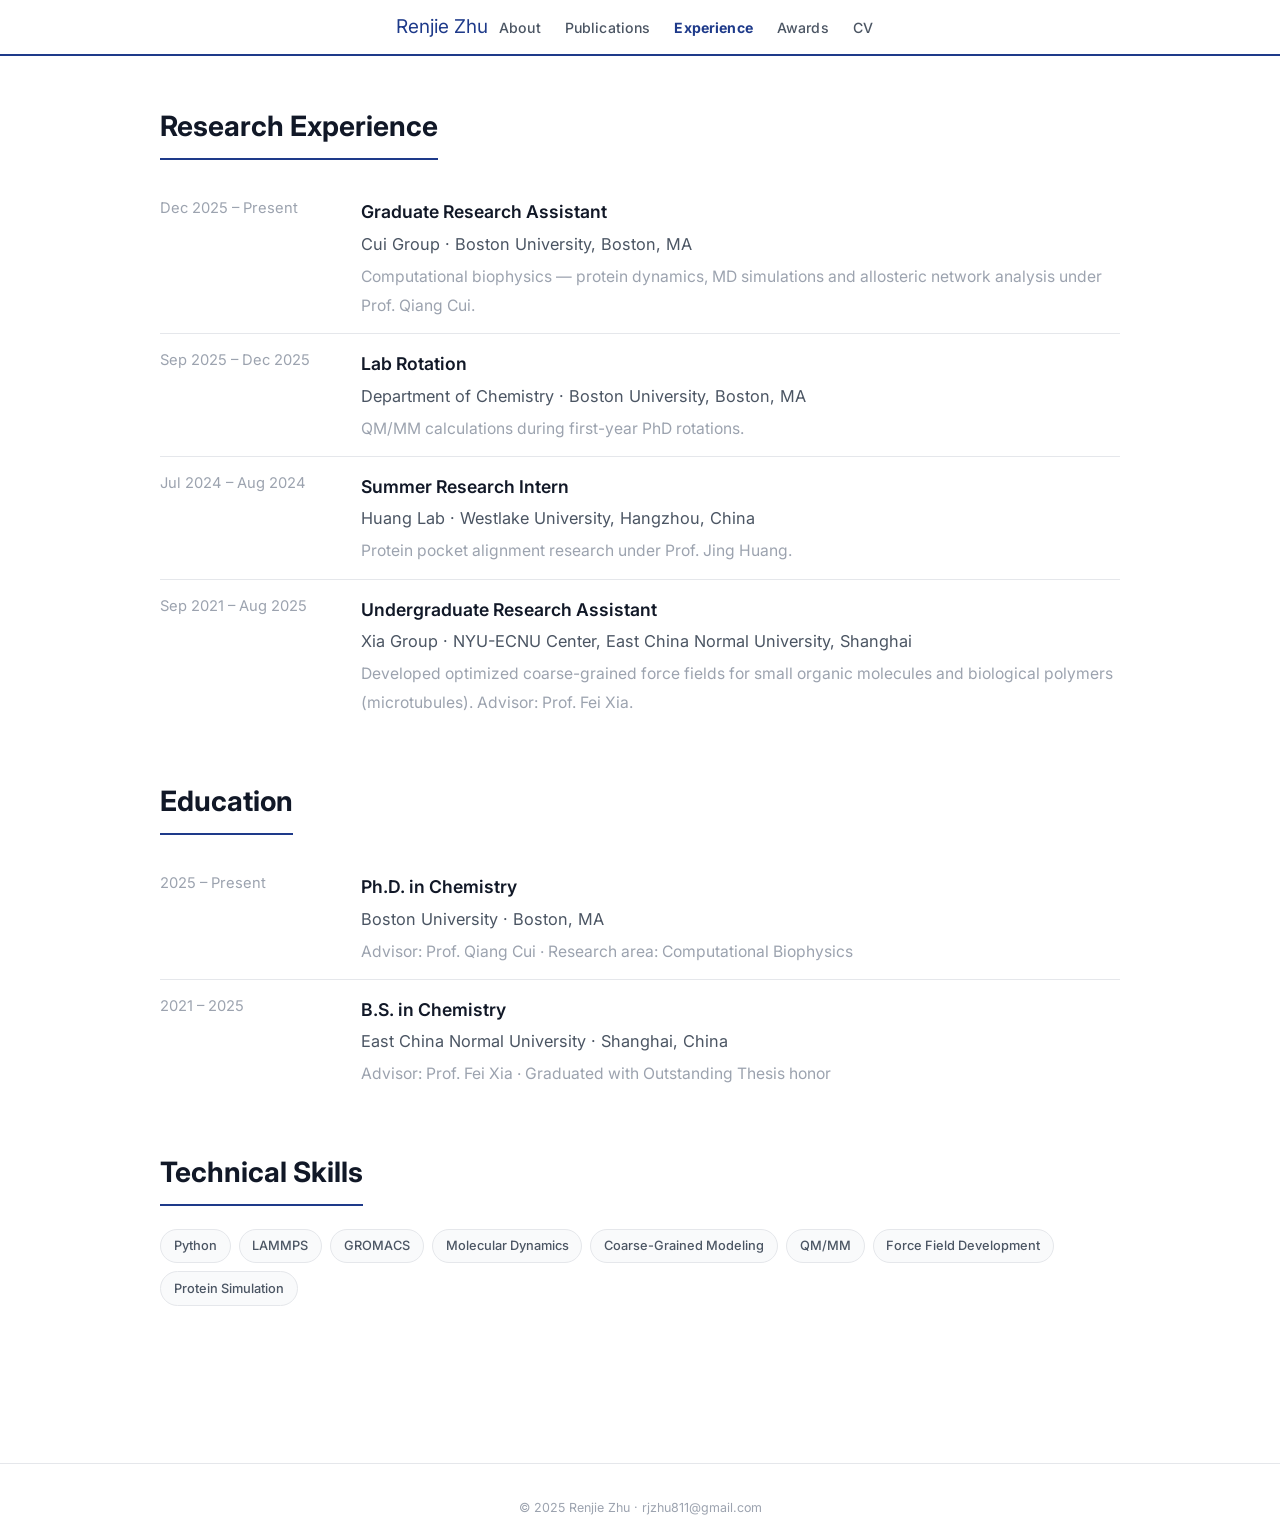
<file: experience.html>
<!DOCTYPE html>
<html lang="en">
<head>
  <meta charset="UTF-8" />
  <meta name="viewport" content="width=device-width, initial-scale=1.0" />
  <title>Experience | Renjie Zhu</title>
  <link rel="stylesheet" href="https://cdnjs.cloudflare.com/ajax/libs/font-awesome/6.4.0/css/all.min.css" />
  <link href="https://fonts.googleapis.com/css2?family=Inter:wght@300;400;500;600;700&display=swap" rel="stylesheet" />
  <link rel="stylesheet" href="style.css" />
  <style>
    section { margin-bottom: 2.8rem; }
  </style>
</head>
<body>

<nav>
  <a class="nav-brand" href="index.html">Renjie Zhu</a>
  <ul class="nav-links">
    <li><a href="index.html">About</a></li>
    <li><a href="publications.html">Publications</a></li>
    <li><a href="experience.html" class="active">Experience</a></li>
    <li><a href="awards.html">Awards</a></li>
    <li><a href="assets/cv.pdf" target="_blank">CV</a></li>
  </ul>
</nav>

<div class="page-wrapper">

  <!-- RESEARCH EXPERIENCE -->
  <section>
    <h2 class="section-title">Research Experience</h2>
    <div class="exp-list">

      <div class="exp-item">
        <div class="exp-period">Dec 2025 – Present</div>
        <div class="exp-content">
          <div class="exp-title">Graduate Research Assistant</div>
          <div class="exp-subtitle">Cui Group · Boston University, Boston, MA</div>
          <div class="exp-detail">Computational biophysics — protein dynamics, MD simulations and allosteric network analysis under Prof. Qiang Cui.</div>
        </div>
      </div>

      <div class="exp-item">
        <div class="exp-period">Sep 2025 – Dec 2025</div>
        <div class="exp-content">
          <div class="exp-title">Lab Rotation</div>
          <div class="exp-subtitle">Department of Chemistry · Boston University, Boston, MA</div>
          <div class="exp-detail">QM/MM calculations during first-year PhD rotations.</div>
        </div>
      </div>

      <div class="exp-item">
        <div class="exp-period">Jul 2024 – Aug 2024</div>
        <div class="exp-content">
          <div class="exp-title">Summer Research Intern</div>
          <div class="exp-subtitle">Huang Lab · Westlake University, Hangzhou, China</div>
          <div class="exp-detail">Protein pocket alignment research under Prof. Jing Huang.</div>
        </div>
      </div>

      <div class="exp-item">
        <div class="exp-period">Sep 2021 – Aug 2025</div>
        <div class="exp-content">
          <div class="exp-title">Undergraduate Research Assistant</div>
          <div class="exp-subtitle">Xia Group · NYU-ECNU Center, East China Normal University, Shanghai</div>
          <div class="exp-detail">Developed optimized coarse-grained force fields for small organic molecules and biological polymers (microtubules). Advisor: Prof. Fei Xia.</div>
        </div>
      </div>

    </div>
  </section>

  <!-- EDUCATION -->
  <section>
    <h2 class="section-title">Education</h2>
    <div class="exp-list">

      <div class="exp-item">
        <div class="exp-period">2025 – Present</div>
        <div class="exp-content">
          <div class="exp-title">Ph.D. in Chemistry</div>
          <div class="exp-subtitle">Boston University · Boston, MA</div>
          <div class="exp-detail">Advisor: Prof. Qiang Cui · Research area: Computational Biophysics</div>
        </div>
      </div>

      <div class="exp-item">
        <div class="exp-period">2021 – 2025</div>
        <div class="exp-content">
          <div class="exp-title">B.S. in Chemistry</div>
          <div class="exp-subtitle">East China Normal University · Shanghai, China</div>
          <div class="exp-detail">Advisor: Prof. Fei Xia · Graduated with Outstanding Thesis honor</div>
        </div>
      </div>

    </div>
  </section>

  <!-- TECHNICAL SKILLS -->
  <section>
    <h2 class="section-title">Technical Skills</h2>
    <div class="skills-grid">
      <span class="skill-chip">Python</span>
      <span class="skill-chip">LAMMPS</span>
      <span class="skill-chip">GROMACS</span>
      <span class="skill-chip">Molecular Dynamics</span>
      <span class="skill-chip">Coarse-Grained Modeling</span>
      <span class="skill-chip">QM/MM</span>
      <span class="skill-chip">Force Field Development</span>
      <span class="skill-chip">Protein Simulation</span>
    </div>
  </section>

</div>

<footer>
  <p>&copy; 2025 Renjie Zhu · <a href="mailto:rjzhu811@gmail.com">rjzhu811@gmail.com</a></p>
</footer>

</body>
</html>
</file>
<file: style.css>
/* ─── RESET ─── */
*, *::before, *::after { box-sizing: border-box; margin: 0; padding: 0; }

/* ─── LIGHT THEME ─── */
:root {
  --primary:       #1e3a8a;
  --primary-hover: #1e40af;
  --primary-light: #eef2ff;
  --primary-muted: #c7d2fe;
  --text:          #111827;
  --text-muted:    #4b5563;
  --text-faint:    #9ca3af;
  --border:        #e5e7eb;
  --bg:            #ffffff;
  --bg-alt:        #f9fafb;
  --bg-card:       #ffffff;
  --shadow:        rgba(0,0,0,0.06);
  --nav-height:    56px;
}

/* ─── DARK THEME ─── */
html.dark {
  --primary:       #93c5fd;
  --primary-hover: #bfdbfe;
  --primary-light: #1e2d5a;
  --primary-muted: #1e3a8a;
  --text:          #f1f5f9;
  --text-muted:    #94a3b8;
  --text-faint:    #64748b;
  --border:        #1e293b;
  --bg:            #0f172a;
  --bg-alt:        #1e293b;
  --bg-card:       #1e293b;
  --shadow:        rgba(0,0,0,0.3);
}

/* ─── BASE ─── */
body {
  font-family: 'Inter', 'Noto Sans SC', sans-serif;
  font-size: 19px;
  line-height: 1.85;
  color: var(--text);
  background: var(--bg);
  transition: background 0.25s, color 0.25s;
}
a { color: var(--primary); text-decoration: none; }
a:hover { text-decoration: underline; }

/* ─── NAV ─── */
nav {
  position: sticky;
  top: 0;
  z-index: 100;
  height: var(--nav-height);
  background: var(--bg);
  border-bottom: 2px solid var(--primary);
  display: flex;
  align-items: center;
  justify-content: center;
  padding: 0;
  transition: background 0.25s, border-color 0.25s;
}
.nav-inner {
  width: 75%;
  max-width: 1400px;
  min-width: 320px;
  display: flex;
  align-items: center;
  gap: 1rem;
}

/* social icons in nav (left side) */
.nav-social {
  display: flex;
  align-items: center;
  gap: 0.1rem;
}
.nav-social a {
  width: 30px;
  height: 30px;
  display: flex;
  align-items: center;
  justify-content: center;
  color: var(--text);
  font-size: 1rem;
  text-decoration: none;
  border-radius: 4px;
  transition: color 0.15s;
}
.nav-social a:hover { color: var(--primary); }

.nav-spacer { flex: 1; }

/* nav links (right side) */
.nav-links {
  display: flex;
  gap: 0.1rem;
  list-style: none;
}
.nav-links a {
  color: var(--text-muted);
  text-decoration: none;
  padding: 0.28rem 0.7rem;
  border-radius: 5px;
  font-size: 0.88rem;
  font-weight: 500;
  transition: color 0.15s;
  letter-spacing: 0.01em;
}
.nav-links a:hover { color: var(--primary); text-decoration: none; }
.nav-links a.active { color: var(--primary); font-weight: 700; }

/* dark mode toggle button */
.theme-toggle {
  width: 32px;
  height: 32px;
  border-radius: 50%;
  border: 1px solid var(--border);
  background: none;
  color: var(--text-muted);
  cursor: pointer;
  display: flex;
  align-items: center;
  justify-content: center;
  font-size: 0.95rem;
  transition: color 0.15s, border-color 0.15s;
  flex-shrink: 0;
}
.theme-toggle:hover { color: var(--primary); border-color: var(--primary); }

/* ─── LAYOUT ─── */
.page-wrapper {
  width: 75%;
  max-width: 1400px;
  min-width: 320px;
  margin: 0 auto;
  padding: 2.8rem 0 5rem;
}
section { margin-bottom: 2.8rem; }

/* ─── SECTION TITLE ─── */
.section-title {
  font-size: 1.75rem;
  font-weight: 700;
  color: var(--text);
  border-bottom: 2px solid var(--primary);
  padding-bottom: 0.35rem;
  margin-bottom: 1.4rem;
  display: inline-block;
}

/* ─── PUBLICATION CARDS ─── */
.pub-list { display: flex; flex-direction: column; gap: 1rem; }
.pub-card {
  display: grid;
  grid-template-columns: 300px 1fr;
  gap: 1.2rem;
  padding: 1.2rem;
  border: 1px solid var(--border);
  border-radius: 10px;
  background: var(--bg-card);
  transition: border-color 0.2s, box-shadow 0.2s;
}
.pub-card:hover {
  border-color: var(--primary);
  box-shadow: 0 4px 20px var(--shadow);
}
.pub-thumb {
  width: 300px;
  aspect-ratio: 2 / 1;
  height: auto;
  min-width: 0;
  border-radius: 6px;
  background: var(--bg-alt);
  border: 1px solid var(--border);
  display: flex;
  align-items: center;
  justify-content: center;
  font-size: 2rem;
  flex-shrink: 0;
  overflow: hidden;
}
.pub-thumb img { display: block; max-width: 100%; max-height: 100%; width: auto; height: auto; object-fit: contain; border-radius: 5px; }
.pub-thumb img { cursor: zoom-in; }
.pub-title { font-weight: 600; font-size: 1rem; line-height: 1.45; margin-bottom: 0.28rem; }
.pub-title a { color: var(--text); text-decoration: none; }
.pub-title a:hover { color: var(--primary); }
.pub-authors { font-size: 0.8rem; color: var(--text-muted); margin-bottom: 0.18rem; }
.pub-authors .me { font-weight: 700; color: var(--text); }
.pub-venue { font-size: 0.8rem; color: var(--text-faint); margin-bottom: 0.45rem; font-style: italic; }
.pub-tags { display: flex; flex-wrap: wrap; gap: 0.3rem; margin-bottom: 0.5rem; }
.tag {
  font-size: 0.7rem;
  font-weight: 600;
  padding: 0.12rem 0.5rem;
  border-radius: 4px;
  background: var(--primary-light);
  color: var(--primary);
}
.pub-links { display: flex; gap: 0.4rem; flex-wrap: wrap; align-items: center; }
.pub-links a {
  font-size: 0.75rem;
  font-weight: 600;
  color: var(--primary);
  border: 1px solid var(--primary);
  border-radius: 4px;
  padding: 0.12rem 0.5rem;
  text-decoration: none;
  transition: background 0.15s, color 0.15s;
}
.pub-links a:hover { background: var(--primary); color: #fff; }
.bibtex-toggle {
  font-size: 0.75rem;
  font-weight: 600;
  color: var(--text-faint);
  border: 1px solid var(--border);
  background: none;
  border-radius: 4px;
  padding: 0.12rem 0.5rem;
  cursor: pointer;
  transition: border-color 0.15s, color 0.15s;
  font-family: inherit;
}
.bibtex-toggle:hover { border-color: var(--text-muted); color: var(--text-muted); }
.bibtex-block {
  display: none;
  margin-top: 0.5rem;
  background: var(--bg-alt);
  border: 1px solid var(--border);
  border-radius: 6px;
  padding: 0.7rem 1rem;
  font-family: 'Courier New', monospace;
  font-size: 0.75rem;
  color: var(--text-muted);
  white-space: pre-wrap;
  overflow-x: auto;
  grid-column: 1 / -1;
}
.bibtex-block.open { display: block; }

.toc-lightbox {
  display: none !important;
  position: fixed;
  top: 0;
  right: 0;
  bottom: 0;
  left: 0;
  z-index: 1000;
  align-items: center;
  justify-content: center;
  padding: 2rem;
  background: rgba(0, 0, 0, 0.85);
}
.toc-lightbox.show { display: flex !important; }
.toc-lightbox img {
  display: block;
  width: auto !important;
  height: auto !important;
  max-width: 90vw !important;
  max-height: 85vh !important;
  object-fit: contain;
}
.toc-lightbox-close {
  position: absolute;
  top: 1rem;
  right: 1.5rem;
  border: 0;
  background: none;
  color: #fff;
  font-size: 2rem;
  line-height: 1;
  cursor: pointer;
}
.lightbox-modal.toc-mode .lightbox-nav,
.lightbox-modal.toc-mode .lightbox-counter { display: none; }

/* ─── EXP / EDUCATION ─── */
.exp-list { display: flex; flex-direction: column; }
.exp-item {
  display: grid;
  grid-template-columns: 185px 1fr;
  gap: 1rem;
  padding: 0.85rem 0;
  border-bottom: 1px solid var(--border);
}
.exp-item:last-child { border-bottom: none; }
.exp-period { font-size: 0.92rem; color: var(--text-faint); padding-top: 2px; line-height: 1.45; white-space: nowrap; }
.exp-title { font-weight: 600; font-size: 1.1rem; }
.exp-subtitle { font-size: 1.02rem; color: var(--text-muted); }
.exp-detail { font-size: 0.98rem; color: var(--text-faint); margin-top: 0.18rem; }

/* ─── AWARDS ─── */
.award-list { display: flex; flex-direction: column; }
.award-item {
  display: flex;
  justify-content: space-between;
  align-items: baseline;
  gap: 1rem;
  padding: 0.5rem 0;
  border-bottom: 1px solid var(--border);
  font-size: 0.875rem;
}
.award-item:last-child { border-bottom: none; }
.award-year { color: var(--text-faint); white-space: nowrap; font-size: 0.92rem; }

/* ─── NEWS ─── */
.news-list { list-style: none; }
.news-list li {
  display: flex;
  gap: 1rem;
  padding: 0.65rem 0;
  border-bottom: 1px solid var(--border);
  font-size: 0.875rem;
}
.news-list li:last-child { border-bottom: none; }
.news-date { white-space: nowrap; color: var(--text-faint); min-width: 88px; font-variant-numeric: tabular-nums; font-size: 0.92rem; }

/* ─── SKILLS ─── */
.skills-grid { display: flex; flex-wrap: wrap; gap: 0.5rem; }
.skill-chip {
  font-size: 0.8rem;
  font-weight: 500;
  padding: 0.28rem 0.8rem;
  border-radius: 20px;
  border: 1px solid var(--border);
  color: var(--text-muted);
  background: var(--bg-alt);
}

/* ─── VIEW ALL LINK ─── */
.view-all {
  display: inline-flex;
  align-items: center;
  gap: 0.3rem;
  margin-top: 1rem;
  font-size: 0.84rem;
  font-weight: 600;
  color: var(--primary);
  text-decoration: none;
}
.view-all:hover { text-decoration: underline; }

/* ─── FOOTER ─── */
footer {
  text-align: center;
  font-size: 0.78rem;
  color: var(--text-faint);
  padding: 2rem 0 1rem;
  border-top: 1px solid var(--border);
  margin-top: 2rem;
}
footer a { color: var(--text-faint); }
footer a:hover { color: var(--text-muted); }

/* ─── YEAR LABEL ─── */
.year-label {
  font-size: 0.92rem;
  font-weight: 700;
  letter-spacing: 0.08em;
  text-transform: uppercase;
  color: var(--text-faint);
  margin-bottom: 0.85rem;
}
.year-group { margin-bottom: 2rem; }

/* ─── RESPONSIVE ─── */
@media (max-width: 600px) {
  .nav-inner { width: 92%; gap: 0.75rem; }
  .page-wrapper { width: 92%; }
  .nav-links a { padding: 0.28rem 0.5rem; font-size: 0.8rem; }
  .pub-card { grid-template-columns: 1fr; }
  .pub-thumb { width: 100%; height: auto; }
  .exp-item { grid-template-columns: 1fr; gap: 0.15rem; }
  .exp-period { color: var(--primary); font-weight: 600; }
}
</file>
